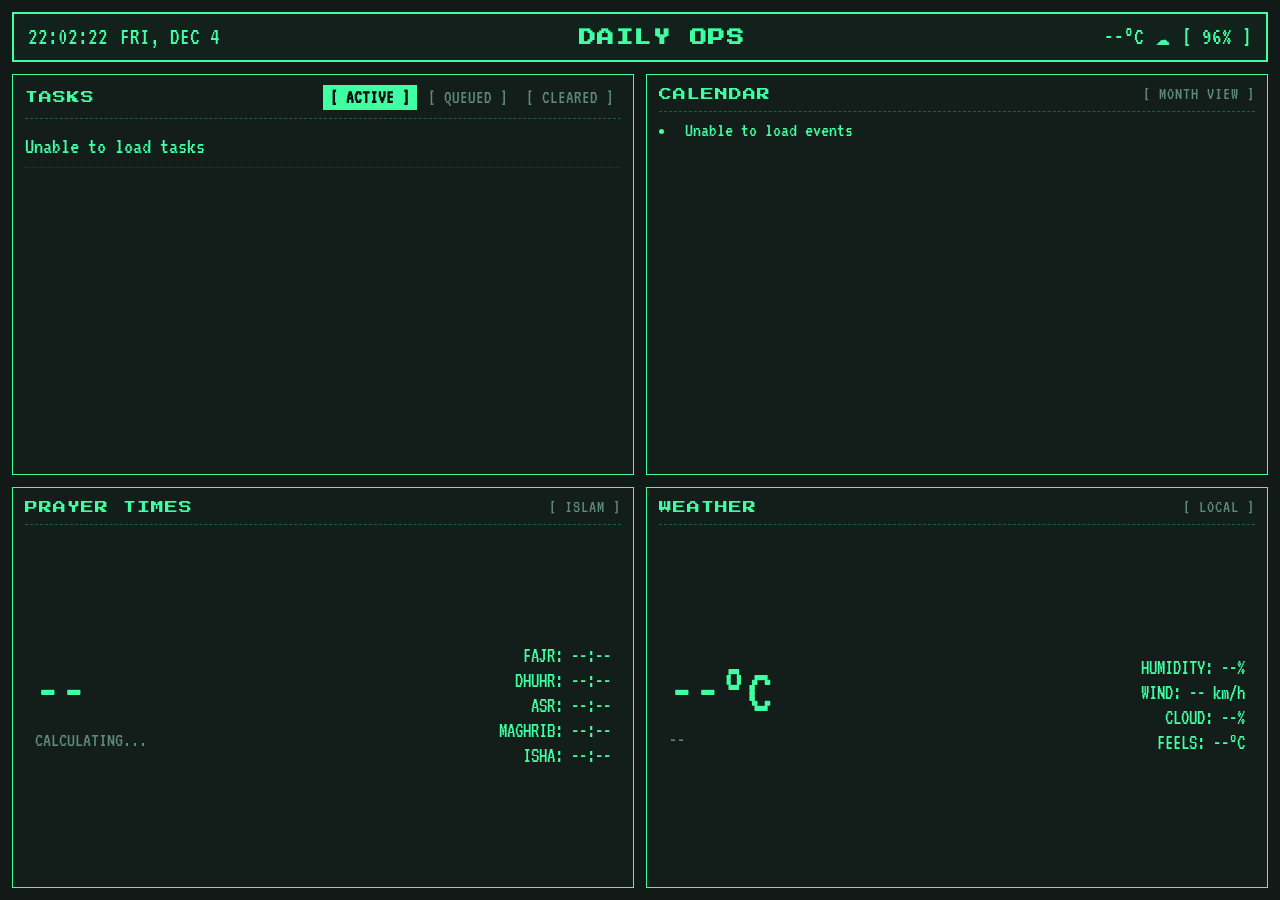
<file: index.html>
<!DOCTYPE html>
<html lang="en">
<head>
    <meta charset="UTF-8">
    <meta name="viewport" content="width=device-width, initial-scale=1.0, maximum-scale=1.0, user-scalable=no">
    <title>Tablet OS Dashboard</title>
    <link rel="stylesheet" href="index.css">
    <link rel="preconnect" href="https://fonts.googleapis.com">
    <link rel="preconnect" href="https://fonts.gstatic.com" crossorigin>
    <link href="https://fonts.googleapis.com/css2?family=VT323&family=Press+Start+2P&display=swap" rel="stylesheet">
    <script src="index.js" defer></script>
</head>
<body>
    <div class="panel">
        <!-- Top Navigation / Status Bar -->
        <header class="navbar">
            <div class="nav-section time-date">
                <span class="clock" id="clock">--:--:--</span>
                <span class="date" id="date"></span>
            </div>
            <div class="nav-section title-banner">
                <h1>DAILY OPS</h1>
            </div>
            <div class="nav-section weather-status">
                <span class="temp" id="temperature-detail">--°C</span>
                <span class="weather-icon">☁</span>
                <span class="battery">[ 96% ]</span>
            </div>
        </header>

        <!-- 4-Quadrant Main Dashboard -->
        <main class="dashboard">
            
            <!-- QUAD 1: TASKS (Google Tasks Sync) -->
            <section class="quadrant tasks-quad">
                <div class="quad-header">
                    <span>TASKS</span>
                    <div class="task-tabs">
                        <button class="tab-btn active" id="tab-today" onclick="setTaskView('today')">[ ACTIVE ]</button>
                        <button class="tab-btn" id="tab-upcoming" onclick="setTaskView('upcoming')">[ QUEUED ]</button>
                        <button class="tab-btn" id="tab-completed" onclick="setTaskView('completed')">[ CLEARED ]</button>
                    </div>
                </div>
                <div class="quad-content">
                    <ul class="task-list" id="task-list">
                        <li>Loading tasks...</li>
                    </ul>
                </div>
            </section>

            <!-- QUAD 2: CALENDAR (Google Calendar Sync) -->
            <section class="quadrant calendar-quad">
                <div class="quad-header">
                    <span>CALENDAR</span>
                    <span class="sync-tag" onclick="openMonthView()" style="cursor:pointer;">[ MONTH VIEW ]</span>
                </div>
                <div class="quad-content" id="calendar-events">
                    <div class="event-item">
                        <span class="event-title">Loading events...</span>
                    </div>
                </div>
            </section>

            <!-- QUAD 3: PRAYER TIMES (Islam) -->
            <section class="quadrant prayer-quad">
                <div class="quad-header">
                    <span>PRAYER TIMES</span>
                    <span class="sync-tag">[ ISLAM ]</span>
                </div>
                <div class="quad-content weather-layout">
                    <div class="weather-main">
                        <div class="big-temp" id="current-prayer">--</div>
                        <div class="condition" id="next-prayer-countdown">CALCULATING...</div>
                    </div>
                    <div class="weather-details">
                        <p id="fajr-detail">FAJR: --:--</p>
                        <p id="dhuhr-detail">DHUHR: --:--</p>
                        <p id="asr-detail">ASR: --:--</p>
                        <p id="maghrib-detail">MAGHRIB: --:--</p>
                        <p id="isha-detail">ISHA: --:--</p>
                    </div>
                </div>
            </section>

            <!-- QUAD 4: WEATHER -->
            <section class="quadrant weather-quad">
                <div class="quad-header">
                    <span>WEATHER</span>
                    <span class="sync-tag">[ LOCAL ]</span>
                </div>
                <div class="quad-content weather-layout">
                    <div class="weather-main">
                        <div class="big-temp" id="temperature-main">--°C</div>
                        <div class="condition" id="weather">--</div>
                    </div>
                    <div class="weather-details">
                        <p id="humidity">HUMIDITY: --%</p>
                        <p id="windSpeed">WIND: -- km/h</p>
                        <p id="cloud_cover">CLOUD: --%</p>
                        <p id="feels_like">FEELS: --°C</p>
                    </div>
                </div>
            </section>

        </main>
    </div>

    <!-- Month View Modal Grid -->
    <div id="month-view" style="display: none;">
      <div class="month-header">
        <button onclick="changeMonth(-1)">[ PREV ]</button>
        <h2 id="month-title">SEPTEMBER 2026</h2>
        <button onclick="changeMonth(1)">[ NEXT ]</button>
        <button onclick="closeMonthView()">[ CLOSE ]</button>
      </div>

      <!-- Added Weekday Headers Row -->
      <div class="weekday-headers">
        <span>SUN</span><span>MON</span><span>TUE</span><span>WED</span><span>THU</span><span>FRI</span><span>SAT</span>
      </div>

      <div class="month-grid" id="month-grid"></div>
    </div>
</body>
</html>
</file>
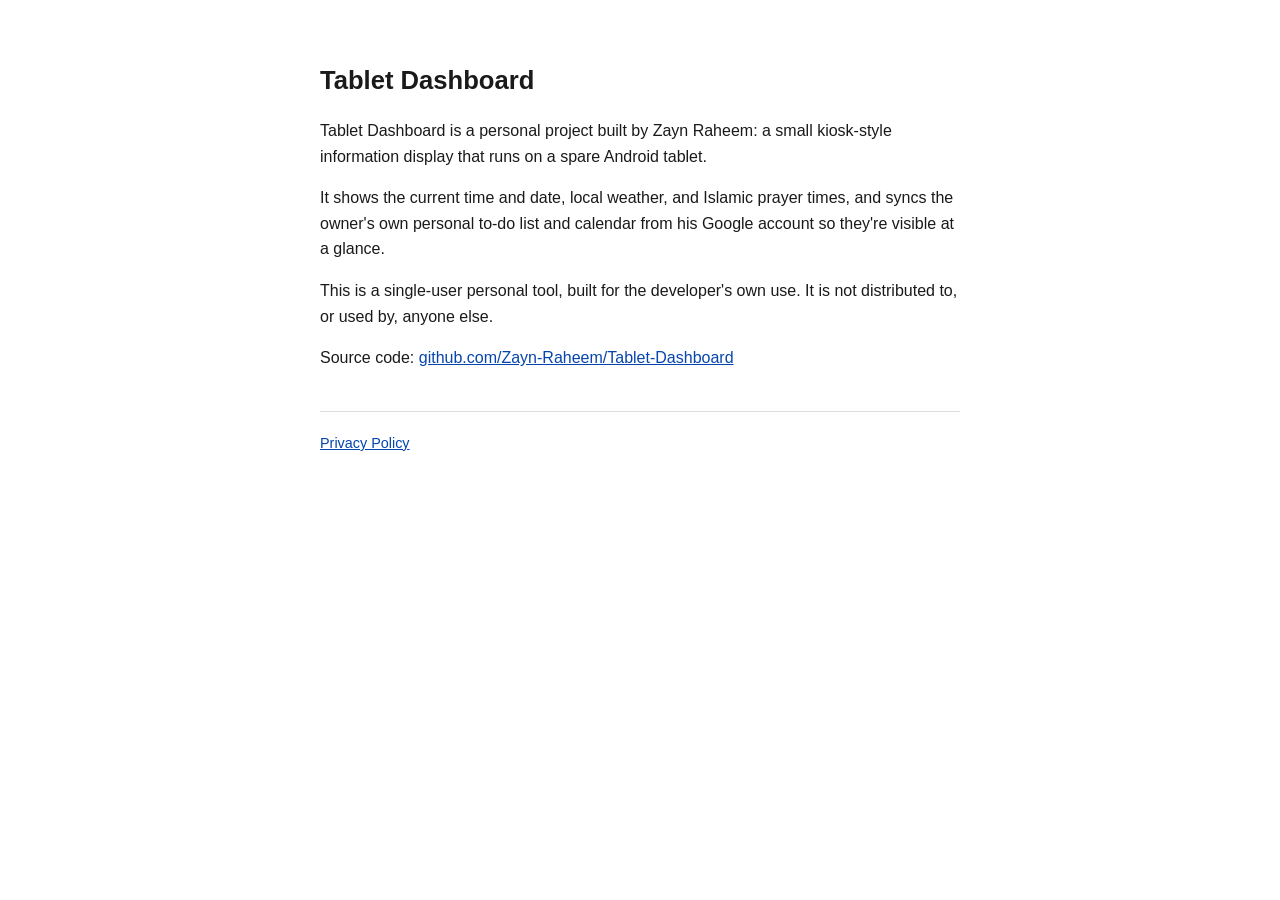
<file: homepage.html>
<!DOCTYPE html>
<html lang="en">
<head>
  <meta charset="UTF-8">
  <meta name="viewport" content="width=device-width, initial-scale=1.0">
  <title>Tablet Dashboard</title>
  <style>
    body {
      font-family: -apple-system, BlinkMacSystemFont, "Segoe UI", Roboto, sans-serif;
      max-width: 640px;
      margin: 60px auto;
      padding: 0 20px;
      line-height: 1.6;
      color: #1a1a1a;
      background: #ffffff;
    }
    h1 { font-size: 1.6rem; }
    a { color: #0645ad; }
    footer {
      margin-top: 40px;
      padding-top: 20px;
      border-top: 1px solid #ddd;
      font-size: 0.9rem;
      color: #666;
    }
  </style>
</head>
<body>
  <h1>Tablet Dashboard</h1>
  <p>
    Tablet Dashboard is a personal project built by Zayn Raheem: a small
    kiosk-style information display that runs on a spare Android tablet.
  </p>
  <p>
    It shows the current time and date, local weather, and Islamic prayer
    times, and syncs the owner's own personal to-do list and calendar from
    his Google account so they're visible at a glance.
  </p>
  <p>
    This is a single-user personal tool, built for the developer's own use.
    It is not distributed to, or used by, anyone else.
  </p>
  <p>
    Source code:
    <a href="https://github.com/Zayn-Raheem/Tablet-Dashboard">github.com/Zayn-Raheem/Tablet-Dashboard</a>
  </p>
  <footer>
    <a href="privacy.html">Privacy Policy</a>
  </footer>
</body>
</html>
</file>
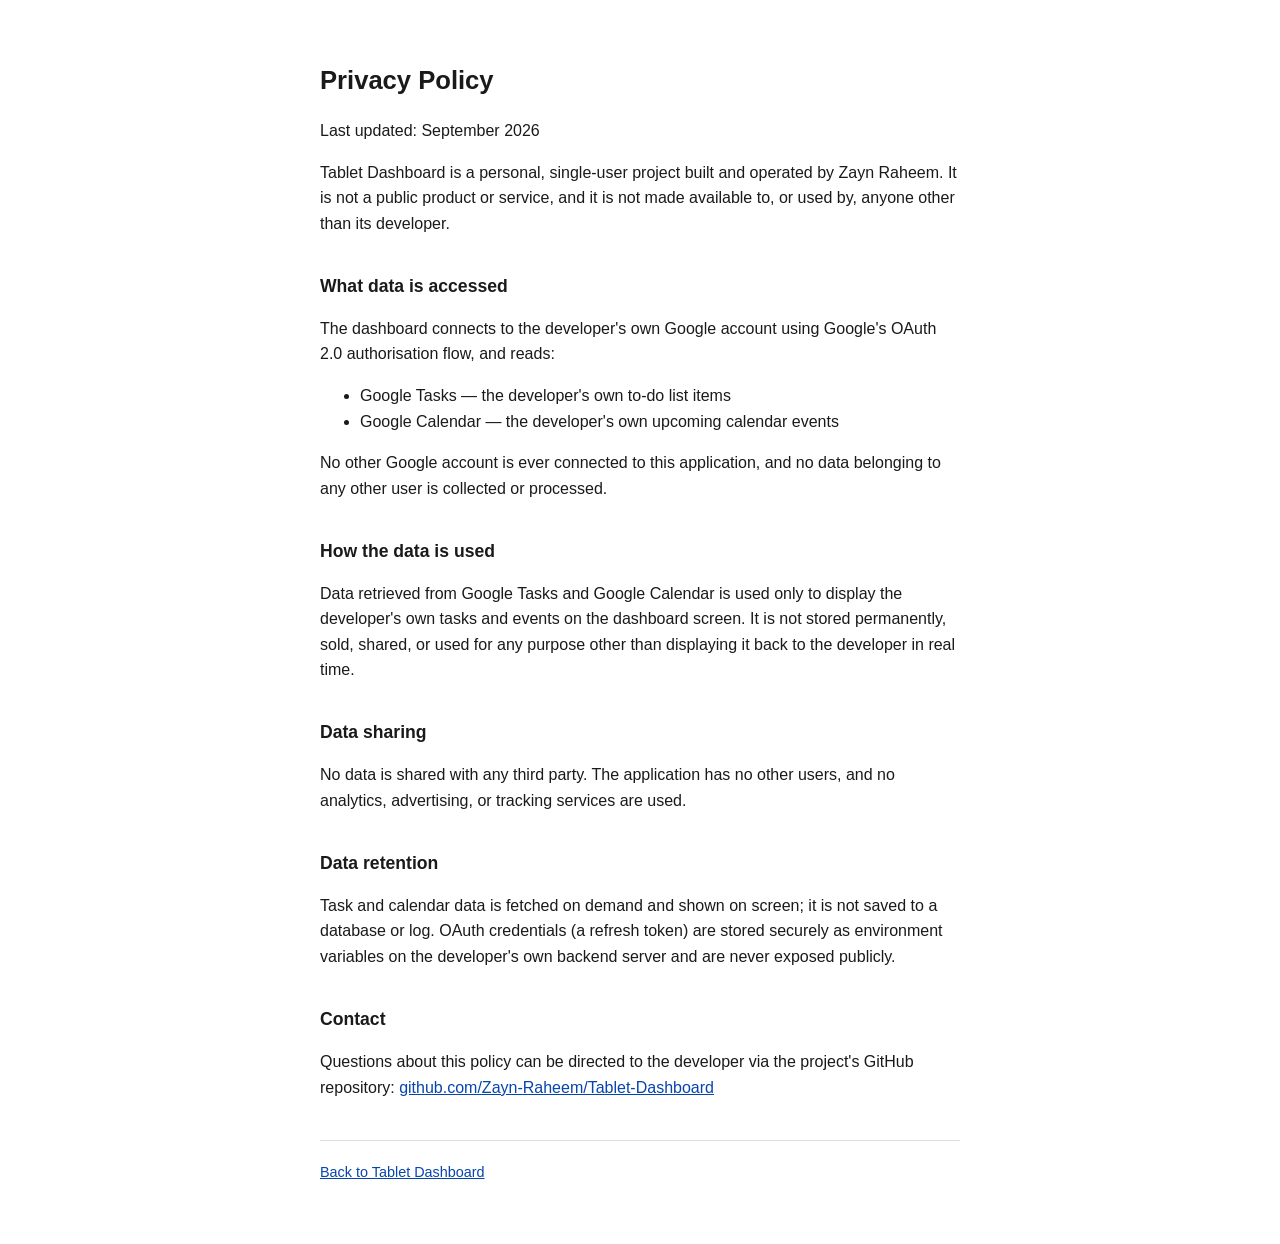
<file: privacy.html>
<!DOCTYPE html>
<html lang="en">
<head>
  <meta charset="UTF-8">
  <meta name="viewport" content="width=device-width, initial-scale=1.0">
  <title>Privacy Policy - Tablet Dashboard</title>
  <style>
    body {
      font-family: -apple-system, BlinkMacSystemFont, "Segoe UI", Roboto, sans-serif;
      max-width: 640px;
      margin: 60px auto;
      padding: 0 20px;
      line-height: 1.6;
      color: #1a1a1a;
      background: #ffffff;
    }
    h1 { font-size: 1.6rem; }
    h2 { font-size: 1.1rem; margin-top: 2em; }
    a { color: #0645ad; }
    footer {
      margin-top: 40px;
      padding-top: 20px;
      border-top: 1px solid #ddd;
      font-size: 0.9rem;
      color: #666;
    }
  </style>
</head>
<body>
  <h1>Privacy Policy</h1>
  <p>Last updated: September 2026</p>

  <p>
    Tablet Dashboard is a personal, single-user project built and operated
    by Zayn Raheem. It is not a public product or service, and it is not
    made available to, or used by, anyone other than its developer.
  </p>

  <h2>What data is accessed</h2>
  <p>
    The dashboard connects to the developer's own Google account using
    Google's OAuth 2.0 authorisation flow, and reads:
  </p>
  <ul>
    <li>Google Tasks — the developer's own to-do list items</li>
    <li>Google Calendar — the developer's own upcoming calendar events</li>
  </ul>
  <p>
    No other Google account is ever connected to this application, and no
    data belonging to any other user is collected or processed.
  </p>

  <h2>How the data is used</h2>
  <p>
    Data retrieved from Google Tasks and Google Calendar is used only to
    display the developer's own tasks and events on the dashboard screen.
    It is not stored permanently, sold, shared, or used for any purpose
    other than displaying it back to the developer in real time.
  </p>

  <h2>Data sharing</h2>
  <p>
    No data is shared with any third party. The application has no other
    users, and no analytics, advertising, or tracking services are used.
  </p>

  <h2>Data retention</h2>
  <p>
    Task and calendar data is fetched on demand and shown on screen; it is
    not saved to a database or log. OAuth credentials (a refresh token) are
    stored securely as environment variables on the developer's own backend
    server and are never exposed publicly.
  </p>

  <h2>Contact</h2>
  <p>
    Questions about this policy can be directed to the developer via the
    project's GitHub repository:
    <a href="https://github.com/Zayn-Raheem/Tablet-Dashboard">github.com/Zayn-Raheem/Tablet-Dashboard</a>
  </p>

  <footer>
    <a href="homepage.html">Back to Tablet Dashboard</a>
  </footer>
</body>
</html>
</file>
<file: index.css>
:root {
  --bg-base: #0a0e0f;
  --accent-green: #3fffa2;
  --panel-bg: #121a18;
  --border-color: #235c43;
  --text-muted: #5e8a78;
  --alert: #ff6b4a;
  
  --font-pixel: 'VT323', monospace;
  --font-header: 'Press Start 2P', cursive;
}

html {
  font-size: 20px; 
}

* {
  box-sizing: border-box;
  margin: 0;
  padding: 0;
}

html, body {
  width: 100vw;
  height: 100vh;
  overflow: hidden;
  background-color: var(--bg-base);
  color: var(--accent-green);
  font-family: var(--font-pixel);
  user-select: none;
}

/* --- MAIN PANEL LAYOUT --- */
.panel {
  width: 100%;
  height: 100vh;
  padding: 12px;
  background-color: var(--panel-bg);
  display: flex;
  flex-direction: column;
  gap: 12px;
}

/* --- TOP NAVBAR --- */
.navbar {
  display: flex;
  justify-content: space-between;
  align-items: center;
  border: 2px solid var(--accent-green);
  padding: 8px 14px;
  background: rgba(63, 255, 162, 0.03);
  height: 50px;
}

.nav-section {
  display: flex;
  align-items: center;
  gap: 12px;
  font-size: 1.2rem;
}

.navbar h1 {
  font-family: var(--font-header);
  font-size: 0.85rem;
  letter-spacing: 1.5px;
}

.weather-status {
  color: var(--accent-green);
}

/* --- DASHBOARD GRID --- */
.dashboard {
  flex: 1;
  min-height: 0;                                    
  display: grid;
  grid-template-columns: 1fr 1fr;
  grid-template-rows: minmax(0, 1fr) minmax(0, 1fr); 
  gap: 12px;
}

.quadrant {
  border: 1px solid var(--accent-green);
  background: rgba(63, 255, 162, 0.02);
  display: flex;
  flex-direction: column;
  padding: 10px 12px;
  overflow: hidden;
}

.quad-header {
  display: flex;
  justify-content: space-between;
  align-items: center;
  font-family: var(--font-header);
  font-size: 0.65rem;
  border-bottom: 1px dashed var(--border-color);
  padding-bottom: 8px;
  margin-bottom: 8px;
  letter-spacing: 1px;
}

.quad-content {
  flex: 1;
  overflow-y: auto;
}

/* Scrollbar Styling for retro look */
.quad-content::-webkit-scrollbar,
.month-grid::-webkit-scrollbar {
  width: 6px;
}
.quad-content::-webkit-scrollbar-thumb,
.month-grid::-webkit-scrollbar-thumb {
  background: var(--border-color);
}

/* --- BUTTONS & TABS --- */
.task-tabs {
  display: flex;
  gap: 4px;
}

.tab-btn, .action-btn, .month-header button {
  background: transparent;
  border: 1px solid transparent;
  color: var(--text-muted);
  font-family: var(--font-pixel);
  font-size: 0.95rem;
  cursor: pointer;
  padding: 2px 6px;
  transition: color 0.15s ease, background 0.15s ease, border-color 0.15s ease;
}

.tab-btn:hover, .action-btn:hover, .month-header button:hover {
  color: var(--accent-green);
  background: rgba(63, 255, 162, 0.1);
  border-color: var(--border-color);
}

.tab-btn.active {
  color: var(--bg-base);
  background: var(--accent-green);
  font-weight: bold;
}

.sync-tag {
  color: var(--text-muted);
  font-family: var(--font-pixel);
  font-size: 0.9rem;
  transition: color 0.15s ease;
}

.sync-tag:hover {
  color: var(--accent-green);
}

/* --- LIST ITEMS (TASKS & CALENDAR) --- */
.task-list, .event-list {
  list-style: none;
  font-size: 1.15rem;
  line-height: 1.4;
  display: flex;
  flex-direction: column;
  gap: 4px;
}

.task-list li, .event-list li {
  border-bottom: 1px dotted rgba(35, 92, 67, 0.5);
  padding: 4px 0;
}

.task-list li.completed {
  color: var(--text-muted);
  text-decoration: line-through;
}

.task-overdue {
  color: var(--alert);
}

.event-item {
  display: flex;
  gap: 12px;
  font-size: 1.1rem;
}

.event-item .time {
  color: var(--text-muted);
  min-width: 65px;
}

/* --- WEATHER & PRAYER QUADRANTS --- */
.weather-layout {
  display: flex;
  justify-content: space-between;
  align-items: center;
  height: 100%;
  padding: 0 10px;
}

.weather-main {
  display: flex;
  flex-direction: column;
  justify-content: center;
}

.big-temp {
  font-size: 3.2rem;
  line-height: 1;
  font-family: var(--font-pixel);
}

.condition {
  font-size: 1rem;
  color: var(--text-muted);
  margin-top: 6px;
  text-transform: uppercase;
}

.weather-details {
  display: flex;
  flex-direction: column;
  justify-content: center;
  gap: 4px;
  text-align: right;
}

.weather-details p {
  font-size: 1.05rem;
  color: var(--accent-green);
}

/* --- MONTH VIEW MODAL --- */
#month-view {
  position: fixed;
  top: 0; 
  left: 0;
  width: 100vw; 
  height: 100vh;
  background: var(--bg-base);
  z-index: 100;
  padding: 16px 24px;
  display: flex;
  flex-direction: column;
}

.month-header {
  display: flex;
  justify-content: space-between;
  align-items: center;
  border-bottom: 2px solid var(--accent-green);
  padding-bottom: 12px;
}

.month-header h2 {
  font-family: var(--font-header);
  font-size: 1rem;
  letter-spacing: 2px;
}

.weekday-headers {
  display: grid;
  grid-template-columns: repeat(7, 1fr);
  gap: 6px;
  margin-top: 12px;
  text-align: center;
  font-family: var(--font-header);
  font-size: 0.65rem;
  color: var(--text-muted);
  border-bottom: 1px dashed var(--border-color);
  padding-bottom: 6px;
}

.month-grid {
  flex: 1;
  display: grid;
  grid-template-columns: repeat(7, 1fr);
  grid-auto-rows: 1fr;
  gap: 6px;
  margin-top: 8px;
  overflow-y: auto;
}

.day-cell {
  border: 1px solid var(--border-color);
  background: rgba(63, 255, 162, 0.01);
  padding: 6px;
  font-size: 0.85rem;
  display: flex;
  flex-direction: column;
  gap: 4px;
  overflow: hidden;
}

.day-cell.empty {
  border-color: rgba(35, 92, 67, 0.3);
  background: transparent;
}

.day-cell.today {
  border-color: var(--accent-green);
  background: rgba(63, 255, 162, 0.08);
}

.day-cell .day-number { 
  font-family: var(--font-header);
  font-size: 0.6rem;
  color: var(--text-muted); 
}

.day-cell.today .day-number {
  color: var(--accent-green);
}

.day-cell .event-title {
  font-size: 0.8rem;
  line-height: 1.1;
  white-space: nowrap;
  overflow: hidden;
  text-overflow: ellipsis;
  color: var(--accent-green);
  background: rgba(63, 255, 162, 0.05);
  padding: 2px 4px;
  border-left: 2px solid var(--accent-green);
}

/* --- CALENDAR TODAY / TOMORROW SPLIT --- */
.cal-day-label {
  font-family: var(--font-header);
  font-size: 0.6rem;
  color: var(--text-muted);
  letter-spacing: 1px;
  margin-bottom: 4px;
}

.cal-divider {
  border-bottom: 1px dashed var(--border-color);
  margin: 8px 0;
  opacity: 0.8;
}

.calendar-section {
  display: flex;
  flex-direction: column;
}
</file>
